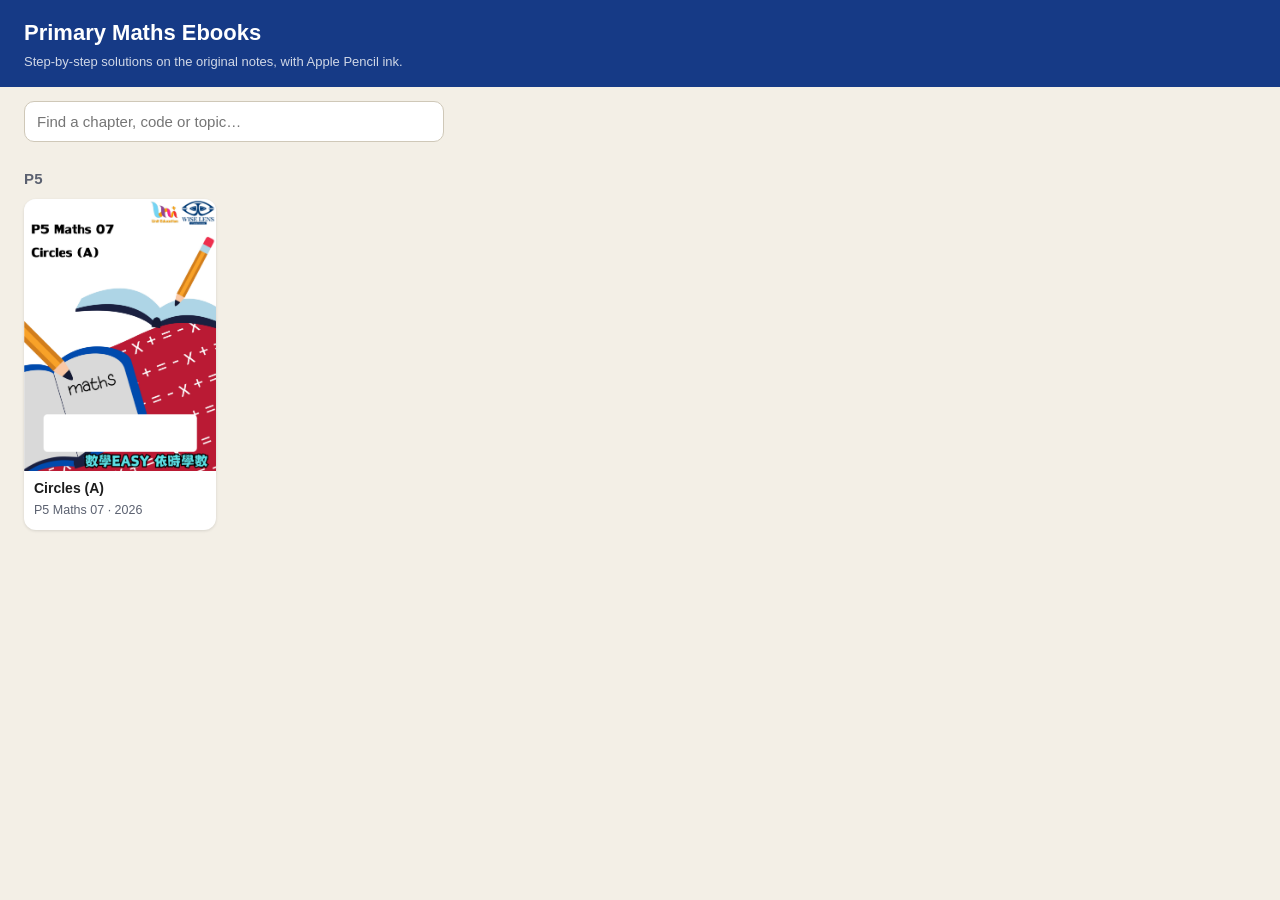
<file: index.html>
<!DOCTYPE html>
<html lang="en">
<head>
  <meta charset="UTF-8">
  <meta name="viewport" content="width=device-width, initial-scale=1, viewport-fit=cover">
  <meta name="apple-mobile-web-app-capable" content="yes">
  <meta name="mobile-web-app-capable" content="yes">
  <meta name="apple-mobile-web-app-title" content="Primary Maths">
  <meta name="apple-mobile-web-app-status-bar-style" content="black-translucent">
  <link rel="apple-touch-icon" href="assets/icon-180.png">
  <link rel="icon" type="image/png" href="assets/icon-180.png">
  <meta name="theme-color" content="#163a86">
  <title>Primary Maths Ebooks</title>
  <link rel="manifest" href="manifest.webmanifest">
  <style>
    :root { --navy: #163a86; --paper: #f3efe6; --ink: #1c1c1c; }
    * { box-sizing: border-box; }
    body {
      margin: 0;
      font: 15px/1.4 -apple-system, "Segoe UI", Calibri, sans-serif;
      color: var(--ink);
      background: var(--paper);
      padding: env(safe-area-inset-top) env(safe-area-inset-right) 24px env(safe-area-inset-left);
    }
    header { background: var(--navy); color: #fff; padding: 18px 24px 16px; }
    header h1 { margin: 0; font-size: 22px; }
    header p { margin: 4px 0 0; opacity: 0.8; font-size: 13px; }
    .bar { display: flex; gap: 10px; align-items: center; padding: 14px 24px 0; flex-wrap: wrap; }
    .bar input {
      flex: 1; min-width: 200px; max-width: 420px; font: inherit; padding: 9px 12px;
      border: 1px solid #cfc8b8; border-radius: 10px; background: #fff;
    }
    .continue { color: var(--navy); font-weight: 600; text-decoration: none; padding: 8px 12px; border-radius: 10px; background: #fff; border: 1px solid #d8d1c2; }
    .continue[hidden] { display: none; }
    main { padding: 4px 24px; }
    h2 { font-size: 15px; color: #5b6170; margin: 22px 0 10px; letter-spacing: 0.02em; }
    .grid { display: grid; grid-template-columns: repeat(auto-fill, minmax(170px, 1fr)); gap: 16px; }
    .card {
      display: flex; flex-direction: column; text-decoration: none; color: inherit; background: #fff;
      border-radius: 12px; overflow: hidden; box-shadow: 0 1px 3px rgba(0, 0, 0, 0.12); transition: transform 0.12s;
    }
    .card:active { transform: scale(0.98); }
    .card img { width: 100%; aspect-ratio: 595 / 842; object-fit: cover; background: #eee; display: block; }
    .card div { padding: 8px 10px 10px; }
    .card strong { display: block; font-size: 14px; }
    .card span { font-size: 12.5px; color: #5b6170; }
    .card em { font-style: normal; font-size: 11px; color: #b04a00; }
    .empty { color: #5b6170; padding: 20px 0; }
  </style>
</head>
<body>
  <header>
    <h1>Primary Maths Ebooks</h1>
    <p>Step-by-step solutions on the original notes, with Apple Pencil ink.</p>
  </header>
  <div class="bar">
    <input id="filter" type="search" placeholder="Find a chapter, code or topic…" autocomplete="off">
    <a id="continue" class="continue" hidden></a>
  </div>
  <main id="shelf"></main>
  <script type="module">
    const shelf = document.getElementById("shelf");
    const filter = document.getElementById("filter");
    const { books: ids } = await fetch("books/catalog.json", { cache: "no-store" }).then((r) => r.json());
    // A book listed in the catalogue can be missing for a minute while Pages finishes a deploy, and a
    // dropped entry looks like "the new book is not there". Retry once before giving up on it.
    const loadBook = async (id) => {
      for (let attempt = 0; attempt < 2; attempt++) {
        try {
          const r = await fetch(`books/${id}/book.json`, { cache: "no-store" });
          if (r.ok) return await r.json();
        } catch { /* offline; try again */ }
        await new Promise((done) => setTimeout(done, 1200));
      }
      return null;
    };
    const books = (await Promise.all(ids.map(loadBook))).filter(Boolean);
    const name = (b) => [b.code, b.title].filter(Boolean).join(" ");
    const href = (b) => `reader.html?book=${encodeURIComponent(b.id)}`;

    let last = null;
    try { last = localStorage.getItem("library-last"); } catch { /* private mode */ }
    const lastBook = books.find((b) => b.id === last);
    if (lastBook) {
      const link = document.getElementById("continue");
      link.href = href(lastBook);
      link.textContent = `Continue: ${name(lastBook)}`;
      link.hidden = false;
    }

    function render() {
      const words = filter.value.toLowerCase().split(/\s+/).filter(Boolean);
      const shown = books.filter((b) => {
        const hay = [b.form, b.code, b.title, b.topic, b.year].join(" ").toLowerCase();
        return words.every((w) => hay.includes(w));
      });
      shelf.replaceChildren();
      if (!shown.length) {
        shelf.innerHTML = '<p class="empty">No chapters match.</p>';
        return;
      }
      const forms = [...new Set(shown.map((b) => b.form || "Other"))].sort();
      for (const form of forms) {
        const h = document.createElement("h2");
        h.textContent = form;
        const grid = document.createElement("div");
        grid.className = "grid";
        for (const b of shown.filter((x) => (x.form || "Other") === form).sort((a, c) => name(a).localeCompare(name(c)))) {
          const card = document.createElement("a");
          card.className = "card";
          card.href = href(b);
          const img = document.createElement("img");
          img.src = `books/${b.id}/pages/p01.jpg`;
          img.alt = "";
          img.loading = "lazy";
          const text = document.createElement("div");
          const title = document.createElement("strong");
          title.textContent = b.title;
          const meta = document.createElement("span");
          meta.textContent = [b.code, b.year].filter(Boolean).join(" · ");
          text.append(title, meta);
          if (b.status && b.status !== "live") {
            const tag = document.createElement("em");
            tag.textContent = ` ${b.status}`;
            meta.append(tag);
          }
          card.append(img, text);
          grid.append(card);
        }
        shelf.append(h, grid);
      }
    }
    filter.addEventListener("input", render);
    render();
    if ("serviceWorker" in navigator && location.protocol.startsWith("http")) {
      navigator.serviceWorker.register("sw.js").catch(() => {});
    }
  </script>
</body>
</html>
</file>
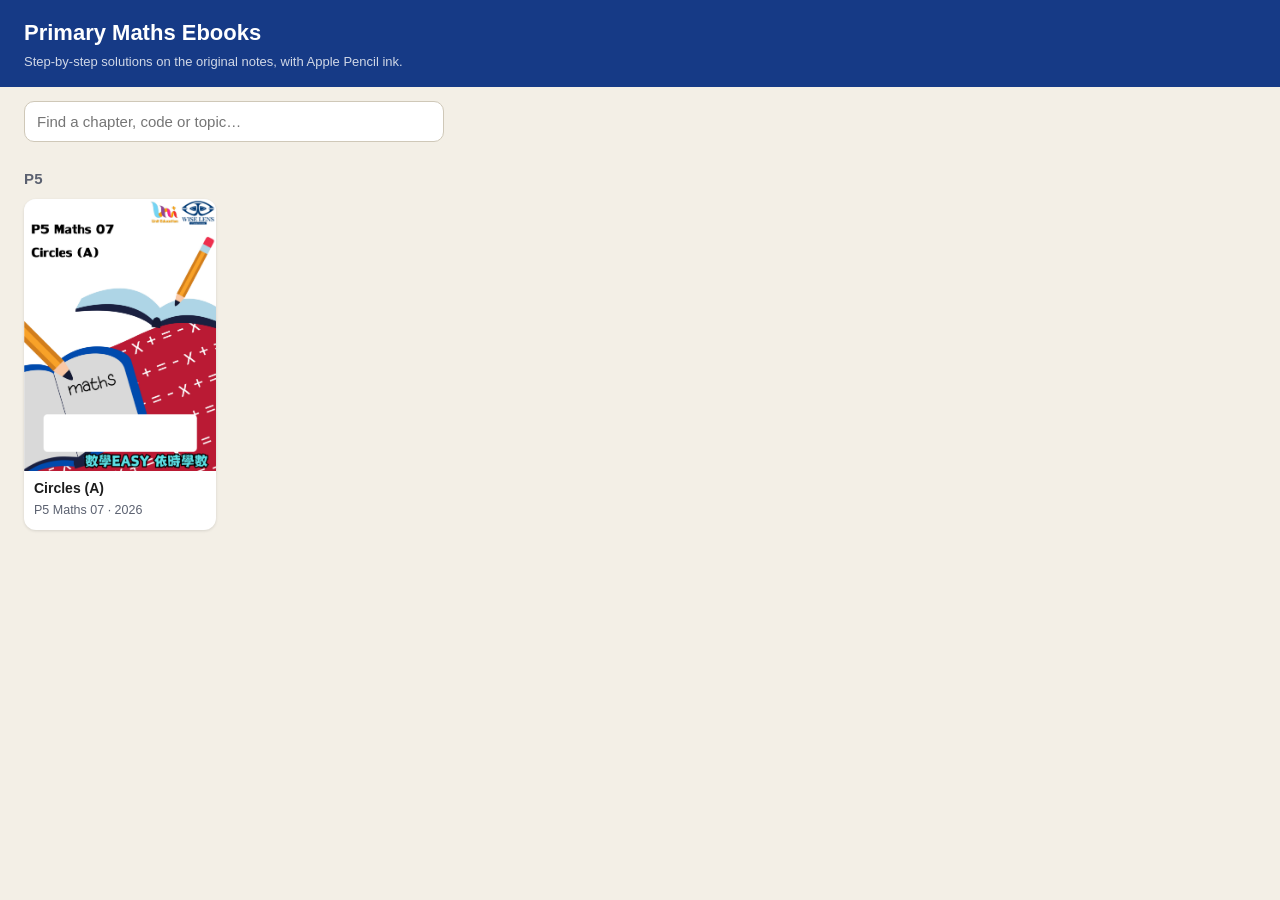
<file: reader.html>
<!DOCTYPE html>
<html lang="en">
<head>
  <meta charset="UTF-8">
  <meta name="viewport" content="width=device-width, initial-scale=1, maximum-scale=1, user-scalable=no, viewport-fit=cover">
  <meta name="apple-mobile-web-app-capable" content="yes">
  <meta name="mobile-web-app-capable" content="yes">
  <meta name="apple-mobile-web-app-title" content="Physics Ebooks">
  <meta name="apple-mobile-web-app-status-bar-style" content="black-translucent">
  <meta name="format-detection" content="telephone=no">
  <link rel="apple-touch-icon" href="assets/icon-180.png">
  <link rel="icon" type="image/png" href="assets/icon-180.png">
  <meta name="theme-color" content="#163a86">
  <title>Solution Ebook</title>
  <link rel="manifest" href="manifest.webmanifest">
  <link rel="stylesheet" href="vendor/katex/katex.min.css">
  <link rel="stylesheet" href="engine/styles.css">
</head>
<body data-mode="read">
  <header class="topbar">
    <a class="brand" href="./" title="Back to the library">
      <strong></strong>
      <span></span>
    </a>
    <nav class="sections"></nav>
    <select id="jump" title="Go to a question"><option value="">Go to…</option></select>
    <div class="pager">
      <button type="button" id="prev-page" title="Previous page">‹</button>
      <span id="page-label">Page 1</span>
      <button type="button" id="next-page" title="Next page">›</button>
    </div>
    <div class="top-actions">
      <div class="group" role="group" aria-label="Page zoom">
        <button type="button" id="zoom-out" title="Zoom out (Ctrl + wheel)" aria-label="Zoom out">−</button>
        <button type="button" id="fit" title="Fit the page width">Fit</button>
        <button type="button" id="zoom-in" title="Zoom in (Ctrl + wheel)" aria-label="Zoom in">+</button>
      </div>
      <div class="group size" role="group" aria-label="Answer text size">
        <button type="button" id="size-down" title="Smaller answer text ([)" aria-label="Smaller answer text">A<small>−</small></button>
        <button type="button" id="size-reset" title="Answer text size. Tap to fit the answers to the page again (100%)">100%</button>
        <button type="button" id="size-up" title="Larger answer text (])" aria-label="Larger answer text">A<small>+</small></button>
      </div>
      <button type="button" id="present" title="Presentation mode: full screen, one page at a time (F5)">Present</button>
      <button type="button" id="show-all" title="Reveal every step of every answer"><span class="lbl-long">Show all answers</span><span class="lbl-short">Show all</span></button>
      <button type="button" id="hide-all" title="Hide every step again">Hide all</button>
      <button type="button" id="thumbs-toggle" title="Page thumbnails">Pages</button>
      <details id="more" class="more">
        <summary>More</summary>
        <div class="menu">
          <button type="button" id="hints-toggle">Hide link hints</button>
          <button type="button" id="replay">Replay this page's ink</button>
          <button type="button" id="export-pdf">Export PDF with ink</button>
          <button type="button" id="print">Print / Save as PDF</button>
          <button type="button" id="export-json">Save ink file</button>
          <button type="button" id="import-json">Load ink file</button>
          <p class="keys">Touch: tap ink to edit it · two-finger tap undo · three-finger tap redo.<br>Keys: Esc / V read · P pen · H highlighter · E eraser · K laser · L select · F5 present · [ ] answer text size · \ hide bars · Ctrl+Z undo · Ctrl+wheel zoom</p>
        </div>
      </details>
      <input id="import-file" type="file" accept="application/json,.json" hidden>
    </div>
    <button type="button" id="bar-hide" class="bar-hide" title="Hide the top bar for more reading room (\)" aria-label="Hide the top bar">
      <svg viewBox="0 0 24 24"><path d="M6 15l6-6 6 6"/></svg>
    </button>
  </header>
  <button type="button" id="bar-show" class="bar-show" title="Show the top bar (\)" aria-label="Show the top bar">
    <svg viewBox="0 0 24 24"><path d="M6 9l6 6 6-6"/></svg>
    <span id="bar-show-label">Menu</span>
  </button>

  <aside id="sidebar" class="sidebar">
    <div id="thumbs" class="thumbs"></div>
  </aside>

  <main id="viewport">
    <div id="world"></div>
  </main>

  <aside id="graphic" class="drawer" aria-hidden="true">
    <header>
      <strong id="graphic-title">Graphic</strong>
      <button type="button" id="graphic-close" title="Close (Esc)">Close ✕</button>
    </header>
    <div id="graphic-body" class="drawer-body"></div>
  </aside>

  <div id="toolbar" class="toolbar dock-right">
    <button type="button" class="tool" data-tool="read" title="Read and scroll (Esc or V)">
      <svg viewBox="0 0 24 24"><path d="M8 13V5.5a1.5 1.5 0 0 1 3 0V12m0-1.5v-6a1.5 1.5 0 0 1 3 0V12m0-5.5a1.5 1.5 0 0 1 3 0V12m0-3.5a1.5 1.5 0 0 1 3 0V15a6 6 0 0 1-6 6h-1.5a6 6 0 0 1-4.6-2.2L4.6 15a1.6 1.6 0 0 1 2.4-2.1L8 14"/></svg>
      <span>Read</span>
    </button>
    <button type="button" class="tool" data-tool="pen" title="Pen (P)">
      <svg viewBox="0 0 24 24"><path d="M4 20l1.2-4.4L16.6 4.2a2 2 0 0 1 2.8 0l.4.4a2 2 0 0 1 0 2.8L8.4 18.8 4 20z"/><path d="M14.5 6.3l3.2 3.2"/></svg>
      <span>Pen</span>
    </button>
    <div class="opts" data-for="pen" hidden>
      <div class="swatches">
        <button type="button" data-color="#1c1c1c" style="--c:#1c1c1c" title="Black"></button>
        <button type="button" data-color="#163a86" style="--c:#163a86" title="Blue"></button>
        <button type="button" data-color="#d92d20" style="--c:#d92d20" title="Red"></button>
        <button type="button" data-color="#1d8a4a" style="--c:#1d8a4a" title="Green"></button>
      </div>
      <div class="widths">
        <button type="button" data-size="1.5" title="Thin"><i style="--d:4px"></i></button>
        <button type="button" data-size="2.4" title="Medium"><i style="--d:7px"></i></button>
        <button type="button" data-size="4.2" title="Thick"><i style="--d:10px"></i></button>
      </div>
      <div class="snaps">
        <button type="button" data-snap="snapShapes" title="Draw, then hold still: lines, circles and boxes become perfect">Hold to snap</button>
      </div>
    </div>
    <button type="button" class="tool" data-tool="highlighter" title="Highlighter (H)">
      <svg viewBox="0 0 24 24"><path d="M9 15l-3 3v2h5l2-2"/><path d="M9 15l7.8-9.6a2 2 0 0 1 2.9-.2l.1.1a2 2 0 0 1-.2 2.9L13 18"/><path d="M4 22h16" class="hl-bar"/></svg>
      <span>Mark</span>
    </button>
    <div class="opts" data-for="highlighter" hidden>
      <div class="swatches">
        <button type="button" data-color="#ffe14a" style="--c:#ffe14a" title="Yellow"></button>
        <button type="button" data-color="#ff8ad4" style="--c:#ff8ad4" title="Pink"></button>
        <button type="button" data-color="#8ee08a" style="--c:#8ee08a" title="Green"></button>
        <button type="button" data-color="#8eb4f0" style="--c:#8eb4f0" title="Blue"></button>
      </div>
      <div class="snaps">
        <button type="button" data-snap="snapText" title="Straighten swipes and fit them onto the line of text">Snap to text</button>
        <button type="button" data-snap="snapShapes" title="Draw, then hold still to make a perfect line">Hold to snap</button>
      </div>
    </div>
    <button type="button" class="tool" data-tool="eraser" title="Eraser (E)">
      <svg viewBox="0 0 24 24"><path d="M16.2 3.8l4 4a2 2 0 0 1 0 2.8L11 19.8H6.8l-3-3a2 2 0 0 1 0-2.8L13.4 3.8a2 2 0 0 1 2.8 0z"/><path d="M8.5 9.5l6 6M11 19.8h9"/></svg>
      <span>Erase</span>
    </button>
    <div class="opts" data-for="eraser" hidden>
      <div class="snaps">
        <button type="button" data-flag="erasePartial" title="Rub out only the part you touch, like a real eraser">Partial erase</button>
        <button type="button" data-flag="eraseHighlights" title="Erase highlights and leave pen ink alone">Marks only</button>
      </div>
    </div>
    <button type="button" class="tool" data-tool="laser" title="Laser pointer (K)">
      <svg viewBox="0 0 24 24"><path d="M3 21l7.5-7.5"/><path d="M10.5 13.5l1.8-1.8"/><circle cx="16" cy="8" r="2.6" class="laser-dot"/><path d="M16 2.5v1.6M16 11.9v1.6M21.5 8h-1.6M12.1 8h-1.6M19.9 4.1l-1.1 1.1M13.2 10.8l-1.1 1.1M19.9 11.9l-1.1-1.1"/></svg>
      <span>Laser</span>
    </button>
    <button type="button" class="tool" data-tool="lasso" title="Select strokes (L)">
      <svg viewBox="0 0 24 24"><path d="M7 16.5C4.6 15.3 3 13.3 3 11c0-4 4-7 9-7s9 3 9 7-4 7-9 7c-1 0-1.9-.1-2.8-.3" stroke-dasharray="3 2.4"/><path d="M8 16a2 2 0 1 0 0 .1M8 18c0 1.7-1 3-3 3"/></svg>
      <span>Select</span>
    </button>
    <div class="sep"></div>
    <button type="button" id="undo" class="tool" title="Undo (Ctrl+Z)">
      <svg viewBox="0 0 24 24"><path d="M9 14L4 9l5-5"/><path d="M4 9h10.5a5.5 5.5 0 0 1 0 11H11"/></svg>
      <span>Undo</span>
    </button>
    <button type="button" id="redo" class="tool" title="Redo (Ctrl+Shift+Z)">
      <svg viewBox="0 0 24 24"><path d="M15 14l5-5-5-5"/><path d="M20 9H9.5a5.5 5.5 0 0 0 0 11H13"/></svg>
      <span>Redo</span>
    </button>
    <button type="button" id="delete-selection" class="tool" title="Delete the selected strokes" hidden>
      <svg viewBox="0 0 24 24"><path d="M4 7h16M10 11v6M14 11v6M5 7l1 13h12l1-13M9 7V4h6v3"/></svg>
      <span>Delete</span>
    </button>
    <button type="button" id="clear-page" class="tool" title="Clear this page's ink">
      <svg viewBox="0 0 24 24"><path d="M6 6l12 12M18 6L6 18"/></svg>
      <span>Clear</span>
    </button>
    <button type="button" id="dock" class="tool small" title="Move the toolbar">
      <svg viewBox="0 0 24 24"><path d="M4 12h16M12 4v16M4 12l3-3M4 12l3 3M20 12l-3-3M20 12l-3 3"/></svg>
      <span>Move bar</span>
    </button>
    <button type="button" id="tools-collapse" class="tool small" title="Hide the drawing tools (\ hides both bars)" aria-expanded="true">
      <svg viewBox="0 0 24 24"><path d="M9 6l6 6-6 6"/></svg>
      <span>Hide</span>
    </button>
  </div>

  <div id="sel-menu" class="sel-menu" hidden>
    <div class="sel-colors"></div>
    <button type="button" data-sel="thin" title="Thinner">−</button>
    <button type="button" data-sel="thick" title="Thicker">+</button>
    <button type="button" data-sel="shape" title="Turn rough lines, triangles, boxes and circles into neat shapes">Shape</button>
    <button type="button" data-sel="copy" title="Duplicate">Copy</button>
    <button type="button" data-sel="delete" title="Delete" class="danger">Delete</button>
    <button type="button" data-sel="done" title="Done">✕</button>
  </div>

  <div id="presenter" class="presenter" hidden>
    <button type="button" id="pr-prev" title="Previous page">‹</button>
    <span id="pr-label">1 / 16</span>
    <button type="button" id="pr-next" title="Next page">›</button>
    <button type="button" id="pr-fit" title="Switch between whole page and page width">Fit width</button>
    <button type="button" id="pr-replay" title="Replay the ink on this page">Replay ink</button>
    <button type="button" id="pr-tools" title="Show or hide the drawing tools">Hide tools</button>
    <button type="button" id="pr-exit" title="Leave presentation mode">Exit</button>
  </div>

  <div id="toast" class="toast" role="status"></div>

  <script src="vendor/katex/katex.min.js"></script>
  <script type="module" src="engine/viewer/app.js"></script>
</body>
</html>
</file>
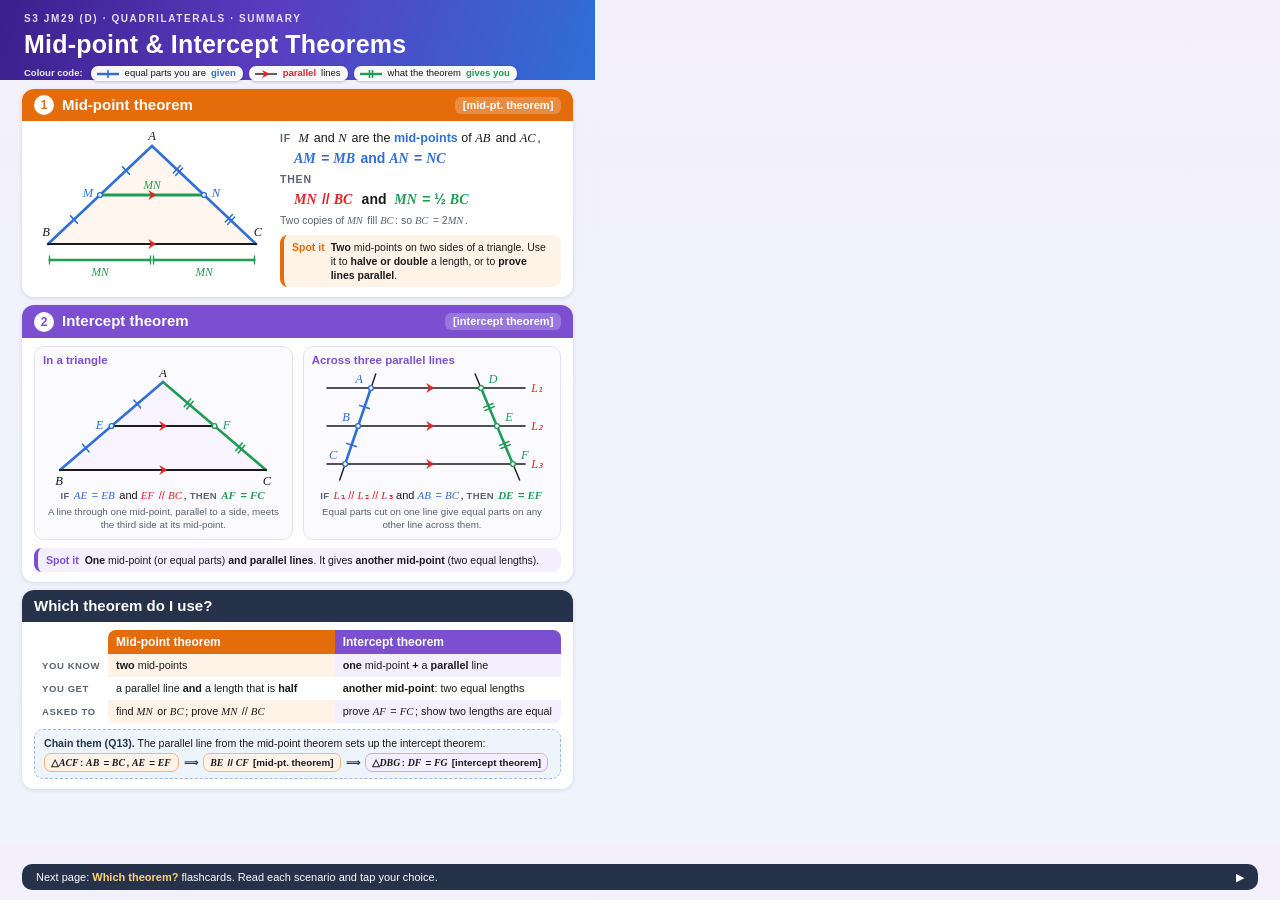
<file: tools/sheets/jm29d-summary.html>
<!doctype html>
<html lang="en">
<head>
<meta charset="utf-8">
<title>JM29 (D) summary: the mid-point and intercept theorems</title>
<!--
  The last page of books/jm29d. Render with
    node tools/qa/render_sheet.mjs tools/sheets/jm29d-summary.html books/jm29d/pages/summary.png
  Colours: blue = the equal parts you are given, red arrows = parallel lines, green = what the theorem gives you.
-->
<style>
  :root {
    --ink: #1a1a1a; --soft: #5b6270; --blue: #2f6fd6; --red: #e02424; --green: #1f9d55;
    --mid: #e46c0a; --mid-bg: #fff3e8; --icp: #7b4fd0; --icp-bg: #f4efff; --paper: #ffffff;
  }
  * { box-sizing: border-box; margin: 0; padding: 0; }
  html, body { width: 595.32px; height: 841.92px; overflow: hidden; }
  body {
    font-family: "Segoe UI", Arial, sans-serif; color: var(--ink); font-size: 10.5px; line-height: 1.35;
    background: linear-gradient(180deg, #f3f0fb 0%, #eef4fc 100%);
  }
  .m { font-family: "Cambria Math", "Times New Roman", serif; font-style: italic; padding-right: 1.5px; }
  .blue { color: var(--blue); } .red { color: var(--red); } .green { color: var(--green); }
  b { font-weight: 700; }

  header {
    height: 80px; padding: 12px 24px 0; color: #fff; position: relative;
    background: linear-gradient(105deg, #3b1f8c 0%, #5a3cc0 45%, #2f6fd6 100%);
  }
  header .kicker { font-size: 10px; letter-spacing: 1.6px; text-transform: uppercase; opacity: 0.85; font-weight: 600; }
  header h1 { font-size: 25px; font-weight: 800; letter-spacing: 0.2px; margin-top: 2px; }
  .legend { display: flex; align-items: center; gap: 6px; margin-top: 5px; font-size: 9.5px; }
  .legend .lead { font-weight: 600; opacity: 0.9; margin-right: 2px; }
  .legend .chip {
    display: inline-flex; align-items: center; gap: 5px; background: rgba(255, 255, 255, 0.96); color: var(--ink);
    border-radius: 7px; padding: 1px 7px 1px 5px; box-shadow: 0 1px 3px rgba(20, 10, 60, 0.25);
  }
  .legend svg { flex: none; }

  main { padding: 9px 22px 0; display: flex; flex-direction: column; gap: 8px; }
  .card { background: var(--paper); border-radius: 12px; box-shadow: 0 1px 4px rgba(30, 30, 80, 0.13); overflow: hidden; }
  .card h2 {
    display: flex; align-items: center; gap: 8px; font-size: 15px; font-weight: 800; padding: 6px 12px; color: #fff;
  }
  .card.mid h2 { background: var(--mid); }
  .card.icp h2 { background: var(--icp); }
  .card.which h2 { background: #26324a; }
  .num {
    width: 20px; height: 20px; border-radius: 50%; background: #fff; display: inline-flex; align-items: center;
    justify-content: center; font-size: 12px; font-weight: 800;
  }
  .mid .num { color: var(--mid); } .icp .num { color: var(--icp); }
  .tag { margin-left: auto; font-size: 11px; font-weight: 700; background: rgba(255, 255, 255, 0.22); border-radius: 6px; padding: 1px 8px; }

  .row { display: flex; align-items: center; gap: 10px; padding: 8px 12px 10px; }
  .says { flex: 1; }
  .says .line { font-size: 12.5px; margin: 1px 0; }
  .says .big { font-size: 14px; font-weight: 700; margin: 2px 0 2px 14px; }
  .kw { font-weight: 800; color: var(--soft); text-transform: uppercase; font-size: 10.5px; letter-spacing: 0.8px; margin-right: 4px; }
  .spot {
    margin-top: 7px; border-radius: 8px; padding: 5px 8px; font-size: 10.5px; display: flex; gap: 6px; align-items: flex-start;
  }
  .mid .spot { background: var(--mid-bg); border-left: 4px solid var(--mid); }
  .icp .spot { background: var(--icp-bg); border-left: 4px solid var(--icp); margin: 0 12px 10px; }
  .spot .k { font-weight: 800; white-space: nowrap; }
  .mid .spot .k { color: var(--mid); } .icp .spot .k { color: var(--icp); }

  .two { display: flex; gap: 10px; padding: 8px 12px 8px; }
  .half { flex: 1; background: #fbfaff; border: 1px solid #e6def8; border-radius: 10px; padding: 6px 8px 7px; }
  .half h3 { font-size: 11.5px; font-weight: 800; color: var(--icp); margin-bottom: 2px; }
  .half svg { display: block; margin: 0 auto; }
  .half .line { font-size: 11px; text-align: center; margin-top: 2px; white-space: nowrap; }
  .half .kw { font-size: 9.5px; letter-spacing: 0.4px; margin-right: 1px; }
  .half .note { font-size: 9.8px; color: var(--soft); text-align: center; margin-top: 2px; }

  table { border-collapse: separate; border-spacing: 0; width: calc(100% - 24px); margin: 8px 12px 6px; font-size: 10.8px; }
  th, td { padding: 4px 8px; text-align: left; vertical-align: top; }
  th { font-size: 12px; color: #fff; }
  th.mid { background: var(--mid); border-radius: 8px 0 0 0; }
  th.icp { background: var(--icp); border-radius: 0 8px 0 0; }
  td.k { white-space: nowrap; font-weight: 800; color: var(--soft); text-transform: uppercase; font-size: 9.5px; letter-spacing: 0.6px; width: 74px; padding-top: 6px; }
  tr:nth-child(2) td.c1, tr:nth-child(4) td.c1 { background: var(--mid-bg); }
  tr:nth-child(2) td.c2, tr:nth-child(4) td.c2 { background: var(--icp-bg); }
  tr:last-child td.c1 { border-radius: 0 0 0 8px; } tr:last-child td.c2 { border-radius: 0 0 8px 0; }
  td.c1, td.c2 { width: 44%; }
  .chain {
    margin: 2px 12px 10px; padding: 6px 9px; border-radius: 9px; background: #eef4fc; border: 1px dashed #9db7e6; font-size: 10.6px;
  }
  .chain .k { font-weight: 800; color: #26324a; }
  .flow { display: flex; align-items: center; gap: 5px; margin-top: 3px; flex-wrap: nowrap; font-size: 9.8px; }
  .pill { border-radius: 7px; padding: 2px 6px; font-weight: 600; white-space: nowrap; }
  .pill.mid { background: var(--mid-bg); border: 1px solid #f3b47e; }
  .pill.icp { background: var(--icp-bg); border: 1px solid #c4aef0; }
  .arrow { font-weight: 800; color: #26324a; }

  footer {
    position: absolute; left: 22px; right: 22px; bottom: 10px; height: 26px; border-radius: 10px;
    background: #26324a; color: #fff; display: flex; align-items: center; justify-content: space-between; padding: 0 14px;
    font-size: 11px;
  }
  footer b { color: #ffd27a; }
</style>
</head>
<body>
<header>
  <div class="kicker">S3 JM29 (D) · Quadrilaterals · Summary</div>
  <h1>Mid-point &amp; Intercept Theorems</h1>
  <div class="legend">
    <span class="lead">Colour code:</span>
    <span class="chip"><svg width="24" height="10"><line x1="1" y1="5" x2="23" y2="5" stroke="#2f6fd6" stroke-width="2.4"/><line x1="12" y1="1" x2="12" y2="9" stroke="#2f6fd6" stroke-width="1.6"/></svg>equal parts you are <b class="blue">given</b></span>
    <span class="chip"><svg width="24" height="10"><line x1="1" y1="5" x2="23" y2="5" stroke="#1a1a1a" stroke-width="1.4"/><path d="M16 5 L8 1 L10.5 5 L8 9 Z" fill="#e02424"/></svg><b class="red">parallel</b> lines</span>
    <span class="chip"><svg width="24" height="10"><line x1="1" y1="5" x2="23" y2="5" stroke="#1f9d55" stroke-width="2.4"/><line x1="10.5" y1="1" x2="10.5" y2="9" stroke="#1f9d55" stroke-width="1.6"/><line x1="13.5" y1="1" x2="13.5" y2="9" stroke="#1f9d55" stroke-width="1.6"/></svg>what the theorem <b class="green">gives you</b></span>
  </div>
</header>

<main>
  <section class="card mid">
    <h2><span class="num">1</span>Mid-point theorem<span class="tag">[mid-pt. theorem]</span></h2>
    <div class="row">
      <svg id="fig-mid" width="236" height="152"></svg>
      <div class="says">
        <p class="line"><span class="kw">If</span> <span class="m">M</span> and <span class="m">N</span> are the <b class="blue">mid-points</b> of <span class="m">AB</span> and <span class="m">AC</span>,</p>
        <p class="big blue"><span class="m">AM</span> = <span class="m">MB</span> and <span class="m">AN</span> = <span class="m">NC</span></p>
        <p class="line"><span class="kw">then</span></p>
        <p class="big"><span class="red"><span class="m">MN</span> // <span class="m">BC</span></span> &nbsp;and&nbsp; <span class="green"><span class="m">MN</span> = ½ <span class="m">BC</span></span></p>
        <p class="line" style="font-size:10.5px;color:var(--soft);margin-top:3px">Two copies of <span class="m">MN</span> fill <span class="m">BC</span>: so <span class="m">BC</span> = 2<span class="m">MN</span>.</p>
        <div class="spot"><span class="k">Spot it</span><span><b>Two</b> mid-points on two sides of a triangle. Use it to <b>halve or double</b> a length, or to <b>prove lines parallel</b>.</span></div>
      </div>
    </div>
  </section>

  <section class="card icp">
    <h2><span class="num">2</span>Intercept theorem<span class="tag">[intercept theorem]</span></h2>
    <div class="two">
      <div class="half">
        <h3>In a triangle</h3>
        <svg id="fig-tri" width="238" height="116"></svg>
        <p class="line"><span class="kw">If</span> <span class="blue"><span class="m">AE</span> = <span class="m">EB</span></span> and <span class="red"><span class="m">EF</span> // <span class="m">BC</span></span>, <span class="kw">then</span> <b class="green"><span class="m">AF</span> = <span class="m">FC</span></b></p>
        <p class="note">A line through one mid-point, parallel to a side, meets the third side at its mid-point.</p>
      </div>
      <div class="half">
        <h3>Across three parallel lines</h3>
        <svg id="fig-lines" width="238" height="116"></svg>
        <p class="line"><span class="kw">If</span> <span class="red"><span class="m">L</span>₁ // <span class="m">L</span>₂ // <span class="m">L</span>₃</span> and <span class="blue"><span class="m">AB</span> = <span class="m">BC</span></span>, <span class="kw">then</span> <b class="green"><span class="m">DE</span> = <span class="m">EF</span></b></p>
        <p class="note">Equal parts cut on one line give equal parts on any other line across them.</p>
      </div>
    </div>
    <div class="spot"><span class="k">Spot it</span><span><b>One</b> mid-point (or equal parts) <b>and parallel lines</b>. It gives <b>another mid-point</b> (two equal lengths).</span></div>
  </section>

  <section class="card which">
    <h2>Which theorem do I use?</h2>
    <table>
      <tr><th></th><th class="mid">Mid-point theorem</th><th class="icp">Intercept theorem</th></tr>
      <tr><td class="k">You know</td><td class="c1"><b>two</b> mid-points</td><td class="c2"><b>one</b> mid-point <b>+</b> a <b>parallel</b> line</td></tr>
      <tr><td class="k">You get</td><td class="c1">a parallel line <b>and</b> a length that is <b>half</b></td><td class="c2"><b>another mid-point</b>: two equal lengths</td></tr>
      <tr><td class="k">Asked to</td><td class="c1">find <span class="m">MN</span> or <span class="m">BC</span>; prove <span class="m">MN</span> // <span class="m">BC</span></td><td class="c2">prove <span class="m">AF</span> = <span class="m">FC</span>; show two lengths are equal</td></tr>
    </table>
    <div class="chain">
      <span class="k">Chain them (Q13).</span> The parallel line from the mid-point theorem sets up the intercept theorem:
      <div class="flow">
        <span class="pill mid">△<span class="m">ACF</span>: <span class="m">AB</span> = <span class="m">BC</span>, <span class="m">AE</span> = <span class="m">EF</span></span>
        <span class="arrow">⟹</span>
        <span class="pill mid"><span class="m">BE</span> // <span class="m">CF</span> [mid-pt. theorem]</span>
        <span class="arrow">⟹</span>
        <span class="pill icp">△<span class="m">DBG</span>: <span class="m">DF</span> = <span class="m">FG</span> [intercept theorem]</span>
      </div>
    </div>
  </section>
</main>

<footer><span>Next page: <b>Which theorem?</b> flashcards. Read each scenario and tap your choice.</span><span>▶</span></footer>

<script>
  const NS = "http://www.w3.org/2000/svg";
  const INK = "#1a1a1a", BLUE = "#2f6fd6", RED = "#e02424", GREEN = "#1f9d55";

  function el(svg, tag, attrs, text) {
    const node = document.createElementNS(NS, tag);
    for (const [k, v] of Object.entries(attrs)) node.setAttribute(k, v);
    if (text != null) node.textContent = text;
    svg.append(node);
    return node;
  }
  const mid = (p, q) => [(p[0] + q[0]) / 2, (p[1] + q[1]) / 2];
  const along = (p, q, t) => [p[0] + (q[0] - p[0]) * t, p[1] + (q[1] - p[1]) * t];
  const unit = (p, q) => { const d = Math.hypot(q[0] - p[0], q[1] - p[1]); return [(q[0] - p[0]) / d, (q[1] - p[1]) / d]; };

  function seg(svg, p, q, color = INK, w = 1.5) {
    return el(svg, "line", { x1: p[0], y1: p[1], x2: q[0], y2: q[1], stroke: color, "stroke-width": w, "stroke-linecap": "round" });
  }
  /** n equal-length ticks across the middle of pq. */
  function ticks(svg, p, q, n, color, size = 5, w = 1.6) {
    const [ux, uy] = unit(p, q);
    const c = mid(p, q);
    for (let i = 0; i < n; i++) {
      const o = (i - (n - 1) / 2) * 3.4;
      const x = c[0] + ux * o, y = c[1] + uy * o;
      seg(svg, [x - uy * size, y + ux * size], [x + uy * size, y - ux * size], color, w);
    }
  }
  /** Filled parallel arrowheads on pq, pointing from p to q, like the printed notes. */
  function arrows(svg, p, q, n = 1, at = 0.5, s = 7, color = RED) {
    const [ux, uy] = unit(p, q);
    const c = along(p, q, at);
    for (let i = 0; i < n; i++) {
      const o = (i - (n - 1) / 2) * s * 1.05;
      const x = c[0] + ux * o, y = c[1] + uy * o;
      const tip = [x + ux * s * 0.55, y + uy * s * 0.55];
      const back = [x - ux * s * 0.45, y - uy * s * 0.45];
      const notch = [x - ux * s * 0.1, y - uy * s * 0.1];
      const pts = [tip, [back[0] - uy * s * 0.62, back[1] + ux * s * 0.62], notch, [back[0] + uy * s * 0.62, back[1] - ux * s * 0.62]];
      el(svg, "path", { d: `M${pts.map((pt) => pt.join(" ")).join(" L")} Z`, fill: color, stroke: color, "stroke-width": 0.6, "stroke-linejoin": "round" });
    }
  }
  function dot(svg, p, color = INK, r = 2.4) {
    return el(svg, "circle", { cx: p[0], cy: p[1], r, fill: "#fff", stroke: color, "stroke-width": 1.4 });
  }
  function name(svg, s, x, y, color = INK, size = 12.5) {
    return el(svg, "text", {
      x, y, fill: color, "font-size": size, "font-family": "Cambria Math, Times New Roman, serif", "font-style": "italic",
      "text-anchor": "middle", "dominant-baseline": "central",
    }, s);
  }

  // 1. Mid-point theorem: M, N the mid-points of AB, AC; MN // BC; two copies of MN fill BC.
  {
    const svg = document.getElementById("fig-mid");
    const A = [118, 14], B = [14, 112], C = [222, 112];
    const M = mid(A, B), N = mid(A, C);
    el(svg, "polygon", { points: [A, B, C].map((p) => p.join(",")).join(" "), fill: "#fff7ef" });
    seg(svg, A, M, BLUE, 2.6); seg(svg, M, B, BLUE, 2.6);
    seg(svg, A, N, BLUE, 2.6); seg(svg, N, C, BLUE, 2.6);
    ticks(svg, A, M, 1, BLUE); ticks(svg, M, B, 1, BLUE);
    ticks(svg, A, N, 2, BLUE); ticks(svg, N, C, 2, BLUE);
    seg(svg, B, C, INK, 1.8);
    seg(svg, M, N, GREEN, 3);
    arrows(svg, M, N, 1, 0.5); arrows(svg, B, C, 1, 0.5);
    const y = 128, H = mid(B, C);
    for (const [p, q] of [[B, H], [H, C]]) {
      const a = [p[0] + 1.5, y], b = [q[0] - 1.5, y];
      seg(svg, a, b, GREEN, 2.4);
      seg(svg, [a[0], y - 4], [a[0], y + 4], GREEN, 1.4); seg(svg, [b[0], y - 4], [b[0], y + 4], GREEN, 1.4);
      name(svg, "MN", (a[0] + b[0]) / 2, y + 12, GREEN, 11.5);
    }
    name(svg, "MN", 118, mid(M, N)[1] - 10, GREEN, 11.5);
    dot(svg, M, BLUE); dot(svg, N, BLUE);
    name(svg, "A", A[0], A[1] - 10); name(svg, "B", B[0] - 2, B[1] - 12); name(svg, "C", C[0] + 2, C[1] - 12);
    name(svg, "M", M[0] - 12, M[1] - 2, BLUE); name(svg, "N", N[0] + 12, N[1] - 2, BLUE);
  }

  // 2a. Intercept theorem in a triangle: AE = EB and EF // BC, so AF = FC.
  {
    const svg = document.getElementById("fig-tri");
    const A = [119, 12], B = [16, 100], C = [222, 100];
    const E = mid(A, B), F = mid(A, C);
    el(svg, "polygon", { points: [A, B, C].map((p) => p.join(",")).join(" "), fill: "#f8f4ff" });
    seg(svg, A, E, BLUE, 2.6); seg(svg, E, B, BLUE, 2.6);
    ticks(svg, A, E, 1, BLUE); ticks(svg, E, B, 1, BLUE);
    seg(svg, A, F, GREEN, 2.6); seg(svg, F, C, GREEN, 2.6);
    ticks(svg, A, F, 2, GREEN); ticks(svg, F, C, 2, GREEN);
    seg(svg, E, F, INK, 1.8); seg(svg, B, C, INK, 1.8);
    arrows(svg, E, F, 1, 0.5); arrows(svg, B, C, 1, 0.5);
    dot(svg, E, BLUE); dot(svg, F, GREEN);
    name(svg, "A", A[0], A[1] - 9); name(svg, "B", B[0] - 1, B[1] + 11); name(svg, "C", C[0] + 1, C[1] + 11);
    name(svg, "E", E[0] - 12, E[1] - 1, BLUE); name(svg, "F", F[0] + 12, F[1] - 1, GREEN);
  }

  // 2b. Three parallel lines: AB = BC on one line across them, so DE = EF on another.
  {
    const svg = document.getElementById("fig-lines");
    const ys = [18, 56, 94];
    const t1 = (y) => [58 - (y - 18) * 0.34, y];
    const t2 = (y) => [168 + (y - 18) * 0.42, y];
    ys.forEach((y, i) => {
      seg(svg, [14, y], [212, y], INK, 1.6);
      arrows(svg, [14, y], [212, y], 1, 0.52);
      el(svg, "text", { x: 224, y, fill: RED, "font-size": 12, "font-family": "Cambria Math, Times New Roman, serif", "font-style": "italic", "text-anchor": "middle", "dominant-baseline": "central" }, `L${"₁₂₃"[i]}`);
    });
    const [A, B, C] = ys.map(t1), [D, E, F] = ys.map(t2);
    seg(svg, t1(4), A, INK, 1.4); seg(svg, C, t1(110), INK, 1.4);
    seg(svg, A, B, BLUE, 2.6); seg(svg, B, C, BLUE, 2.6);
    ticks(svg, A, B, 1, BLUE); ticks(svg, B, C, 1, BLUE);
    seg(svg, t2(4), D, INK, 1.4); seg(svg, F, t2(110), INK, 1.4);
    seg(svg, D, E, GREEN, 2.6); seg(svg, E, F, GREEN, 2.6);
    ticks(svg, D, E, 2, GREEN); ticks(svg, E, F, 2, GREEN);
    for (const p of [A, B, C]) dot(svg, p, BLUE);
    for (const p of [D, E, F]) dot(svg, p, GREEN);
    [["A", A], ["B", B], ["C", C]].forEach(([s, p]) => name(svg, s, p[0] - 12, p[1] - 9, BLUE));
    [["D", D], ["E", E], ["F", F]].forEach(([s, p]) => name(svg, s, p[0] + 12, p[1] - 9, GREEN));
  }
</script>
</body>
</html>
</file>
<file: engine/styles.css>
:root {
  --ink: #163a86;
  --navy: #12326e;
  --paper: #e9e4da;
  --line: #d9d1c3;
  --red: #e00000;
  --reason: #1f5fbf;
  --top: 60px;
  /* Two families: the interface, and the printed notes (answers, reasons, tags,
     question cards). KaTeX keeps its own maths fonts at the size of the text. */
  --font-ui: system-ui, -apple-system, "Segoe UI", Roboto, "Helvetica Neue", Arial, sans-serif;
  --font-serif: "Times New Roman", Times, Tinos, "Liberation Serif", serif;
  /* Interface type scale. */
  --fs-xs: 12px;
  --fs-sm: 13px;
  --fs-md: 14px;
  --fs-read: 15px;
  --fs-lg: 16px;
  color: #1c1c1c;
  font-family: var(--font-ui);
  font-size: var(--fs-md);
}

* { box-sizing: border-box; }

html, body {
  margin: 0;
  height: 100%;
  overflow: hidden;
  background: var(--paper);
  -webkit-user-select: none;
  user-select: none;
  -webkit-touch-callout: none;
  -webkit-tap-highlight-color: transparent;
  touch-action: pan-x pan-y;
}

button, input, select { font: inherit; }

button {
  min-height: 40px;
  min-width: 40px;
  border: 1px solid transparent;
  border-radius: 10px;
  background: #fff;
  color: var(--navy);
  padding: 0 12px;
  cursor: pointer;
}

button:disabled { opacity: 0.5; }

/* ---------- top bar ---------- */

.topbar {
  position: fixed;
  z-index: 30;
  top: 0;
  left: 0;
  right: 0;
  display: flex;
  flex-wrap: wrap;
  gap: 6px 8px;
  align-items: center;
  padding: calc(6px + env(safe-area-inset-top)) 12px 6px;
  background: var(--navy);
  color: #fff;
}

.topbar button, .topbar select, .more summary {
  min-height: 38px;
  background: rgba(255, 255, 255, 0.13);
  color: #fff;
  border: 1px solid transparent;
  border-radius: 10px;
  padding: 0 11px;
}
.topbar select option { color: #111; }
#show-all { background: #fff; color: var(--navy); font-weight: 600; }
.lbl-short { display: none; }

.brand { display: flex; flex-direction: column; line-height: 1.1; margin-right: 4px; color: inherit; text-decoration: none; }
.brand strong { font-size: var(--fs-lg); }
.brand span { font-size: var(--fs-xs); opacity: 0.8; }
.sections, .pager, .top-actions { display: flex; gap: 6px; align-items: center; }
.top-actions { margin-left: auto; }
#page-label { min-width: 92px; text-align: center; font-size: var(--fs-md); font-variant-numeric: tabular-nums; }

/* Buttons that belong together share one rounded pill. */
.topbar .group { display: flex; gap: 1px; border-radius: 10px; overflow: hidden; flex: none; }
.topbar .group button { border-radius: 0; padding: 0 10px; }
.size button { font-weight: 600; }
.size small { font-size: 0.75em; margin-left: 1px; }
#size-reset { min-width: 52px; font-weight: 500; font-size: var(--fs-sm); font-variant-numeric: tabular-nums; }
#size-reset.on { background: #fff; color: var(--navy); font-weight: 700; }

.bar-hide, .bar-show { display: flex; align-items: center; justify-content: center; gap: 4px; }
.bar-hide svg, .bar-show svg { width: 20px; height: 20px; fill: none; stroke: currentColor; stroke-width: 2.2; stroke-linecap: round; stroke-linejoin: round; flex: none; }
.topbar .bar-hide { padding: 0; width: 38px; min-width: 38px; }
.bar-show {
  position: fixed;
  z-index: 30;
  top: calc(6px + env(safe-area-inset-top));
  left: 50%;
  transform: translateX(-50%);
  display: none;
  min-height: 34px;
  padding: 0 12px 0 8px;
  border-radius: 999px;
  background: rgba(18, 50, 110, 0.9);
  color: #fff;
  font-size: var(--fs-sm);
  font-variant-numeric: tabular-nums;
  box-shadow: 0 6px 18px rgba(0, 0, 0, 0.25);
}
body.bar-collapsed .topbar { display: none; }
body.bar-collapsed .bar-show { display: flex; }
body.present .bar-show { display: none; }

.more { position: relative; }
.more summary { list-style: none; display: flex; align-items: center; cursor: pointer; }
.more summary::-webkit-details-marker { display: none; }
.more .menu {
  position: absolute;
  right: 0;
  top: calc(100% + 6px);
  width: 250px;
  display: flex;
  flex-direction: column;
  gap: 4px;
  padding: 8px;
  background: #fff;
  border-radius: 12px;
  box-shadow: 0 14px 34px rgba(0, 0, 0, 0.25);
}
.more .menu button { background: #f2f4f9; color: var(--navy); text-align: left; }
.keys { margin: 4px 2px 0; font-size: var(--fs-xs); color: #5c6570; line-height: 1.45; }

/* ---------- viewport and sheets ---------- */

#viewport {
  position: fixed;
  inset: var(--top) 0 0 0;
  overflow: hidden;
  touch-action: none;
  cursor: crosshair;
}
body[data-mode="read"] #viewport { cursor: grab; }
body.dragging #viewport { cursor: grabbing; }
body[data-mode="eraser"] #viewport { cursor: cell; }
body[data-mode="laser"] #viewport { cursor: crosshair; }
.tool[data-tool="laser"] .laser-dot { fill: #ff3b30; stroke: #ff3b30; }

#world { position: absolute; top: 0; left: 0; transform-origin: 0 0; }

.sheet {
  position: absolute;
  left: 0;
  background: #fff;
  box-shadow: 0 10px 30px rgba(40, 32, 16, 0.18);
  overflow: hidden;
}
.sheet .bg { position: absolute; inset: 0; width: 100%; height: 100%; pointer-events: none; }
.sheet .bg[hidden] { display: none; }
.bg-slice { position: absolute; left: 0; width: 100%; overflow: hidden; pointer-events: none; }
.bg-slice img { position: absolute; left: 0; width: 595.32px; height: 841.92px; }
/* Ink is saved in the 100% page's points; it waits on a page opened up for a larger answer size. */
.sheet.grown canvas { visibility: hidden; }
.overlay { position: absolute; inset: 0; }
.sheet canvas { position: absolute; inset: 0; width: 100%; height: 100%; pointer-events: none; }
.sheet canvas.hl { mix-blend-mode: multiply; }

/* ---------- animated summary panels ---------- */

.media { position: absolute; background: #fff; pointer-events: none; }
.media video { display: block; width: 100%; height: 100%; object-fit: fill; background: #fff; }
/* Sits on the panel's top-right corner so it never covers the panel's own labels;
   media.js moves it in when that corner is close to the page edge. */
.media-play {
  position: absolute;
  right: -12px;
  top: -12px;
  width: 24px;
  height: 24px;
  min-width: 0;
  min-height: 0;
  padding: 0;
  border-radius: 50%;
  border: 1.5px solid #f0a030;
  background: #fff4e0;
  color: #b06400;
  font: 700 11px/1 "Segoe UI Symbol", var(--font-ui);
  box-shadow: 0 1px 3px rgba(0, 0, 0, 0.2);
  pointer-events: auto;
  cursor: pointer;
}
.media.playing .media-play { opacity: 0.6; }

/* Second round button beside ?? the same printed panel, as an interactive widget
   (book.json media "widget"). Sized and coloured like the graphic button on a question. */
.media-widget {
  position: absolute;
  right: 16px;
  top: -12px;
  width: 24px;
  height: 24px;
  min-width: 0;
  min-height: 0;
  padding: 0;
  border-radius: 50%;
  border: 1.5px solid #f0a030;
  background: #fff4e0;
  color: #b06400;
  display: flex;
  align-items: center;
  justify-content: center;
  box-shadow: 0 1px 3px rgba(0, 0, 0, 0.2);
  pointer-events: auto;
  cursor: pointer;
}
.media-widget svg { display: block; width: 14px; height: 14px; }

/* ---------- answer regions and boxes ---------- */

.qa { position: absolute; }
.qa-in { position: absolute; left: 0; top: 0; bottom: 0; --k: 1; }
.qa.flash .abox { box-shadow: 0 0 0 3px rgba(255, 196, 0, 0.75); }

/* A box that has to stay inside a column or the region's width: a long step
   breaks before "=" and its reason stays beside it. Only when the step still
   cannot fit does its reason drop under it (.ln.drop, see fitInWidth). */
/* max-content, not auto: a short step must not stretch to the box, or its
   grey placeholder bar (which fills the line) runs past the text and onto a figure. */
.abox.wrap .ln:has(.rs) { width: max-content; max-width: 100%; }
.abox.wrap .ln:has(.rs) > .lx { min-width: min-content; flex: 0 1 auto; }
.abox.wrap .ln.m:has(.rs):not(.drop) > .lx:not(.segs) { white-space: nowrap; }
.abox.wrap .ln.drop:has(.rs) { flex-wrap: wrap; }
.abox.wrap .ln.drop:has(.rs) > .lx { min-width: 0; }
.abox.wrap .ln.tuck > .lx { flex: 0 0 auto; min-width: 0; }
.abox.wrap .ln.tuck > .rs { position: absolute; }
i.baseline { display: inline-block; width: 0; height: 0; }

/* An answer taller than its region keeps its type size and scrolls inside it.
   The ::after marks the answer's full height, so the last line clears the edge. */
.qa.scroll .qa-in { overflow: hidden; }
.qa.scroll .qa-in::after { content: ""; position: absolute; left: 0; top: var(--used, 0); width: 1px; height: 1px; }
.qa.scroll:not(.at-end) .qa-in {
  -webkit-mask-image: linear-gradient(to bottom, #000 calc(100% - 16px), rgba(0, 0, 0, 0.3));
  mask-image: linear-gradient(to bottom, #000 calc(100% - 16px), rgba(0, 0, 0, 0.3));
}
.qa-bar { display: none; position: absolute; top: 0; bottom: 0; width: 10px; cursor: pointer; touch-action: none; }
.qa.scroll .qa-bar { display: block; }
.qa-bar::before { content: ""; position: absolute; left: 3px; width: 4px; top: 0; bottom: 0; border-radius: 2px; background: #ece8e1; }
.qa-bar i { position: absolute; left: 1.5px; width: 7px; border-radius: 4px; background: #8a94a6; }
.qa-bar.drag i, .qa-bar:hover i { background: var(--ink); }

.abox {
  position: absolute;
  overflow: visible;
  background: transparent;
  border: none;
  padding: calc(4px * var(--k)) calc(7px * var(--k)) calc(5px * var(--k));
  font-family: var(--font-serif);
  font-size: calc(12.5px * var(--k));
  line-height: 1.32;
  color: #111;
  cursor: pointer;
}
.abox .katex { font-size: 1.04em; }

.hd { font-weight: 400; margin: 0.25em 0 0.1em; }
.hd:first-child { margin-top: 0; }

.ln {
  position: relative;
  display: flex;
  flex-wrap: wrap;
  align-items: baseline;
  width: max-content;
  max-width: 100%;
  column-gap: 0.7em;
  /* The extra bottom padding is the gutter a review underline sits in,
     so the dots stay under this line and off the line below. */
  padding: 0.06em 0.1em 0.5em;
  border-radius: 3px;
}
.lx.segs {
  display: flex;
  flex-wrap: wrap;
  align-items: baseline;
  column-gap: 0.28em;
  row-gap: 0.42em;
  max-width: 100%;
}
.seg { flex: 0 0 auto; white-space: nowrap; }
/* A reason stays on its step's line, immediately to the right. The line is as
   wide as the two together, so a short step cannot wrap the reason under it. */
.ln:has(.rs) {
  flex-wrap: nowrap;
  width: max-content;
  max-width: none;
}
.ln:has(.rs) > .lx { flex: 0 0 auto; min-width: max-content; }
.ln.m { padding-left: 0.9em; }
/* A linked line underlines its figures; a fraction on the next line must start below that stroke. */
.ln:has([class*="lk-"]) + .ln.m:has(.mfrac) { padding-top: 0.48em; }
.qa:not(.tight) .ln.m:has(.mfrac) + .ln.m:has(.mfrac) { padding-top: 0.4em; }
.ln.note { font-size: 0.9em; color: #5b3a00; background: #fff6d8; margin: 0.15em 0; padding: 0.2em 0.4em; }
.ln.nl { padding: 0.1em 0 0; }
.nlsvg { display: block; width: calc(236px * var(--k)); height: calc(58px * var(--k)); }
.ln.tree, .ln.table { padding: 0.15em 0 0.1em; }
.trsvg { display: block; }
.tb { display: inline-grid; grid-template-areas: ". top" "left body"; align-items: center; }
.tcap { grid-area: top; text-align: center; font-weight: 700; white-space: pre-line; }
.lcap { grid-area: left; writing-mode: vertical-rl; transform: rotate(180deg); font-weight: 700; padding-left: 0.3em; white-space: pre-line; text-align: center; line-height: 1.1; }
.tbl { grid-area: body; border-collapse: collapse; }
.tbl td { border: 1px solid #111; padding: 0.04em 0.45em; text-align: center; white-space: nowrap; min-width: 2em; }
.tbl td.th { background: #d9d9d9; font-weight: 700; }
.tbl td.corner { border: none; background: none; }
.tbl td.hl, .tc.hl { background: #c6efce; }
.tbl td.x, .tc.x { background: linear-gradient(to bottom right, transparent calc(50% - 0.8px), #111 calc(50% - 0.4px), #111 calc(50% + 0.4px), transparent calc(50% + 0.8px)); }
.tbl td.u > span, .tc.u > span { text-decoration: underline; }
.abox.bare { padding: 0; border: none; outline: none; background: transparent; }
.abox.bare .ln { padding: 0; }
.tbo { position: relative; }
.tc { position: absolute; display: grid; place-items: center; white-space: nowrap; }
.lx { min-width: 0; }
/* The teacher's blue remark: same family as the working, set apart by colour and italics. */
.rs {
  margin-left: 0.15em;
  flex: 0 0 auto;
  font-family: var(--font-serif);
  font-style: italic;
  font-size: 0.96em;
  line-height: 1.2;
  color: var(--reason);
  white-space: nowrap;
}
.rs .katex { font-style: normal; }

/* Hidden steps keep their space; a bar shows where the next line will appear. */
.ln.hid > * { visibility: hidden; }
.ln.hid::before {
  content: "";
  position: absolute;
  left: 0.2em;
  right: 0.2em;
  top: 22%;
  bottom: 22%;
  border-radius: 4px;
  background: #ece8e1;
}
/* Printed grids are multi-row; the usual 22% inset would leave answer cells uncovered. */
.ln.table.hid::before {
  left: 0;
  right: 0;
  top: 0;
  bottom: 0;
  border-radius: 0;
}
.ln.hid.next::before {
  background: repeating-linear-gradient(135deg, #fde3df 0 6px, #fbd2cc 6px 12px);
  outline: 1px dashed #e7867b;
}
.ln.hid.next::after {
  content: "tap";
  position: absolute;
  right: 0.5em;
  top: 50%;
  transform: translateY(-50%);
  font: 600 calc(8.5px * var(--k)) var(--font-ui);
  color: #c0392b;
  letter-spacing: 0.04em;
}
body:not([data-mode="read"]) .ln.hid.next::after { content: "▸"; }
.ln:not(.hid) { animation: rise 0.22s ease-out; }
@keyframes rise { from { opacity: 0; transform: translateY(2px); } to { opacity: 1; transform: none; } }

/* Per-question controls on the right edge of the answer region. */
.ctl {
  position: absolute;
  right: 0;
  top: 0;
  display: grid;
  grid-auto-flow: column;
  grid-template-rows: repeat(var(--rows, 6), auto);
  gap: 3px;
  justify-items: center;
  align-items: center;
  font-family: var(--font-ui);
  transition: left 0.2s ease;
}
.ctl.printed { right: auto; }
.ctl button {
  width: 24px;
  height: 22px;
  min-width: 0;
  min-height: 0;
  padding: 0;
  border-radius: 6px;
  border: 1px solid #c9cfdb;
  background: rgba(255, 255, 255, 0.95);
  color: var(--ink);
  font-size: 12px;
  line-height: 1;
  box-shadow: 0 1px 2px rgba(0, 0, 0, 0.08);
}
.ctl button[data-act="next"] { background: var(--ink); color: #fff; border-color: var(--ink); font-size: 14px; }
.ctl button[data-act="graphic"] { background: #fff4e0; border-color: #f0a030; color: #9a5b00; }
.ctl button[data-act="guide"] { background: #e3f5e9; border-color: #1d8a4a; color: #12703a; }
.ctl button svg { width: 15px; height: 15px; display: block; margin: auto; }
.qa.done .ctl button[data-act="next"], .qa.done .ctl button[data-act="all"] { opacity: 0.35; }
.qa.fresh .ctl button[data-act="back"], .qa.fresh .ctl button[data-act="reset"] { opacity: 0.35; }

.rev { position: absolute; inset: 0; z-index: 3; pointer-events: none; overflow: visible; }
.rev svg { width: 100%; height: 100%; display: block; overflow: visible; }
.lk-r { stroke-width: 1.2; pointer-events: all; cursor: pointer; transition: opacity 0.15s ease; }
.lk-r.hint { stroke-width: 0.9; stroke-dasharray: 2.4 2; stroke-opacity: 0.7; fill-opacity: 0.55; }
.lk-u-g { pointer-events: none; }
.lk-hit { fill: transparent; pointer-events: all; cursor: pointer; }
.lk-tint { pointer-events: none; }
.lk-u { stroke-width: 1.8; stroke-linecap: round; pointer-events: none; transition: opacity 0.15s ease; }
.lk-u.hint { stroke-width: 1.3; stroke-dasharray: 1.6 2.2; stroke-opacity: 0.75; }
.no-hints .lk-r.hint,
.no-hints .lk-u-g.hint { opacity: 0; pointer-events: none; }
.lk-tag { pointer-events: none; }
.lk-tag {
  position: absolute;
  background: #fff;
  border: 1.2px solid #c9cfdb;
  border-radius: 8px;
  padding: 1px 6px 2px;
  font-family: var(--font-serif);
  font-size: 8.5px;
  line-height: 1.35;
  color: #1f2a3d;
  white-space: nowrap;
  box-shadow: 0 1px 2px rgba(40, 32, 16, 0.08);
}
.lk-tag .katex { font-size: 1em; }
.lk-tag.c-pink { border-color: #e0609a; }
.lk-tag.c-blue { border-color: #3b7ddd; }
.lk-tag.c-green { border-color: #1d8a4a; }
.lk-tag.c-amber { border-color: #d4890a; }
.lk-tag.c-purple { border-color: #7d55c7; }
.prog { position: absolute; left: 0; right: 0; top: calc(100% + 2px); text-align: center; font-size: 8.5px; color: #5c6570; white-space: nowrap; }
.ctl.side .prog { left: 100%; right: auto; top: auto; bottom: 2px; padding-left: 3px; text-align: left; }

.mcl {
  position: absolute;
  display: grid;
  place-items: center;
  font: 400 21px var(--font-serif);
  color: transparent;
  cursor: pointer;
}
.mcl.show { color: var(--red); animation: rise 0.3s ease-out; }
.ring {
  position: absolute;
  border: 1.6px solid #1aa3e0;
  border-radius: 5px;
  opacity: 0;
  transition: opacity 0.25s;
  pointer-events: none;
}
.ring.show { opacity: 1; }

/* ---------- sidebar ---------- */

.sidebar {
  position: fixed;
  z-index: 22;
  top: var(--top);
  left: 0;
  bottom: 0;
  width: 136px;
  background: rgba(255, 252, 247, 0.97);
  border-right: 1px solid var(--line);
  transform: translateX(-110%);
  transition: transform 0.2s ease;
  overflow: auto;
}
.sidebar.open { transform: none; }
.thumbs { display: flex; flex-direction: column; gap: 8px; padding: 10px; }
.thumb { position: relative; padding: 4px; min-width: 0; width: 100%; border: 2px solid transparent; }
.thumb.on { border-color: var(--ink); }
.thumb img { width: 100%; display: block; }
.thumb-blank {
  display: flex;
  align-items: center;
  justify-content: center;
  aspect-ratio: 595 / 842;
  padding: 6px;
  background: linear-gradient(160deg, #3b1f8c, #2f6fd6);
  color: #fff;
  font-weight: 700;
  font-size: var(--fs-sm);
  text-align: center;
}
.thumb-blank.landscape { aspect-ratio: 595 / 380; }
.thumb span { position: absolute; right: 8px; bottom: 6px; font-size: var(--fs-xs); background: var(--ink); color: #fff; border-radius: 6px; padding: 0 5px; }

/* ---------- ink toolbar ---------- */

.toolbar {
  position: fixed;
  z-index: 26;
  display: flex;
  gap: 4px;
  padding: 6px;
  background: rgba(255, 253, 249, 0.97);
  border: 1px solid var(--line);
  border-radius: 18px;
  box-shadow: 0 10px 28px rgba(40, 32, 16, 0.18);
}
.toolbar.dock-right { right: 10px; top: calc(var(--top) + 10px); flex-direction: column; max-height: calc(100% - var(--top) - 20px); overflow-y: auto; width: 66px; }
.toolbar.dock-left { left: 10px; top: calc(var(--top) + 10px); flex-direction: column; max-height: calc(100% - var(--top) - 20px); overflow-y: auto; width: 66px; }
.toolbar.dock-bottom {
  left: 50%;
  bottom: calc(10px + env(safe-area-inset-bottom));
  transform: translateX(-50%);
  flex-direction: row;
  align-items: center;
  max-width: calc(100% - 16px);
  overflow-x: auto;
}
.tool {
  display: flex;
  flex-direction: column;
  align-items: center;
  justify-content: center;
  gap: 1px;
  width: 52px;
  min-width: 52px;
  height: 50px;
  padding: 0;
  border-radius: 12px;
  background: transparent;
  color: #2c3a55;
  flex: none;
}
.tool[hidden] { display: none; }
.tool svg { width: 23px; height: 23px; fill: none; stroke: currentColor; stroke-width: 1.8; stroke-linecap: round; stroke-linejoin: round; }
.tool span { font-size: 11px; line-height: 1; }

/* Collapsed: only the current tool and the expand button stay, in the corner. */
#tools-collapse svg { transition: transform 0.2s ease; }
.dock-left #tools-collapse svg { transform: rotate(180deg); }
.dock-bottom #tools-collapse svg { transform: rotate(90deg); }
body.tools-collapsed .toolbar > :not(#tools-collapse):not([data-tool].on) { display: none; }
body.tools-collapsed .toolbar.dock-right #tools-collapse svg { transform: rotate(180deg); }
body.tools-collapsed .toolbar.dock-left #tools-collapse svg { transform: none; }
body.tools-collapsed .toolbar.dock-bottom #tools-collapse svg { transform: rotate(-90deg); }
body.tools-collapsed #tools-collapse { opacity: 1; }
.tool.on { background: var(--ink); color: #fff; }
.tool[data-tool="read"].on { background: #1d8a4a; }
.tool[data-tool="highlighter"] .hl-bar { stroke: #f2c500; stroke-width: 3; }
.tool.small { height: 40px; opacity: 0.75; }
.tool.armed { background: #fde4e1; color: #b42318; }
.sep { flex: none; background: var(--line); }
.dock-right .sep, .dock-left .sep { height: 1px; margin: 2px 4px; }
.dock-bottom .sep { width: 1px; align-self: stretch; margin: 4px 2px; }

.opts { display: flex; flex-direction: column; gap: 6px; align-items: center; padding: 4px 0 6px; flex: none; }
.dock-bottom .opts { flex-direction: row; padding: 0 4px; }
.opts[hidden] { display: none; }
.swatches { display: grid; grid-template-columns: repeat(2, 22px); gap: 6px; }
.dock-bottom .swatches { grid-template-columns: repeat(4, 22px); }
.swatches button { width: 22px; height: 22px; min-width: 0; min-height: 0; padding: 0; background: var(--c); border-radius: 50%; border: 2px solid #fff; box-shadow: 0 0 0 1px #c8c2b6; }
.swatches button.on { box-shadow: 0 0 0 2.5px var(--ink); }
.widths { display: flex; gap: 2px; }
.widths button { width: 18px; height: 22px; min-width: 0; min-height: 0; padding: 0; background: transparent; display: grid; place-items: center; border-radius: 6px; }
.widths button i { width: var(--d); height: var(--d); border-radius: 50%; background: #333; display: block; }
.widths button.on { background: #e3e9f6; }
.snaps { display: flex; flex-direction: column; gap: 4px; }
.dock-bottom .snaps { flex-direction: row; }
.snaps button { width: 54px; min-width: 0; min-height: 0; padding: 4px 2px; font-size: 11px; line-height: 1.15; font-weight: 600; border-radius: 7px; background: #f2f4f9; color: #6b7280; border: 1px solid #d5d9e2; white-space: normal; }
.snaps button.on { background: #e3e9f6; color: var(--ink); border-color: var(--ink); }

.toast {
  position: fixed;
  z-index: 40;
  left: 50%;
  bottom: calc(84px + env(safe-area-inset-bottom));
  transform: translate(-50%, 12px);
  max-width: min(560px, calc(100% - 24px));
  padding: 10px 16px;
  border-radius: 12px;
  background: rgba(18, 30, 54, 0.92);
  color: #fff;
  font-size: var(--fs-md);
  line-height: 1.4;
  text-align: center;
  opacity: 0;
  pointer-events: none;
  transition: opacity 0.2s, transform 0.2s;
}
.toast.show { opacity: 1; transform: translate(-50%, 0); }

/* ---------- graphics drawer ---------- */

.drawer {
  position: fixed;
  z-index: 28;
  top: var(--top);
  left: 0;
  bottom: 0;
  width: min(680px, 54vw);
  display: flex;
  flex-direction: column;
  background: #fffdf9;
  border-right: 1px solid var(--line);
  box-shadow: 12px 0 34px rgba(40, 32, 16, 0.2);
  transform: translateX(-104%);
  transition: transform 0.25s ease;
}
.drawer.open { transform: none; }
.drawer header {
  display: flex;
  justify-content: space-between;
  align-items: center;
  gap: 8px;
  padding: 10px 14px;
  border-bottom: 1px solid var(--line);
  color: var(--navy);
}
.drawer header button { background: #f2f4f9; }
.drawer header strong { font-size: var(--fs-lg); }
.drawer .katex { font-size: 1.1em; }
.drawer-body { flex: 1; overflow: auto; padding: 12px 16px 28px; -webkit-user-select: none; user-select: none; touch-action: pan-y; }

/* ---------- solution guide dialog ---------- */

.gd-modal {
  position: fixed;
  inset: 0;
  z-index: 60;
  display: flex;
  align-items: center;
  justify-content: center;
  padding: max(10px, env(safe-area-inset-top)) 10px max(10px, env(safe-area-inset-bottom));
  background: rgba(22, 28, 38, 0.6);
}
.gd-modal[hidden] { display: none; }
/* As wide as the screen allows while the video, its header and its control bar stay in view. */
.gd-card {
  --ar: 1.7778;
  display: flex;
  flex-direction: column;
  width: min(1120px, 100%, calc((100vh - 122px) * var(--ar)));
  width: min(1120px, 100%, calc((100dvh - 122px) * var(--ar)));
  border-radius: 14px;
  background: #fff;
  box-shadow: 0 18px 50px rgba(0, 0, 0, 0.35);
  overflow: hidden;
}
.gd-card header {
  display: flex;
  align-items: center;
  gap: 8px;
  padding: 8px 10px 8px 16px;
  border-bottom: 1px solid #e6e8ee;
  font: 600 15px var(--font-ui);
  color: var(--navy);
}
.gd-card header strong { flex: 1 1 auto; min-width: 0; }
.gd-card header button {
  min-height: 34px;
  padding: 0 12px;
  border: 1px solid #d5d9e2;
  border-radius: 8px;
  background: #f2f4f9;
  color: #26313d;
  font: 600 14px var(--font-ui);
  cursor: pointer;
}
.gd-card video { display: block; width: 100%; aspect-ratio: var(--ar); background: #fff; cursor: pointer; }
.gd-bar {
  display: flex;
  align-items: center;
  gap: 10px;
  padding: 6px 14px 8px 10px;
  border-top: 1px solid #e6e8ee;
  background: #f6f7fa;
  font: 600 13px var(--font-ui);
  color: #4a5361;
}
.gd-bar button {
  width: 38px;
  height: 32px;
  flex: none;
  border: 1px solid #1d8a4a;
  border-radius: 8px;
  background: #e3f5e9;
  color: #12703a;
  font: 700 14px/1 "Segoe UI Symbol", var(--font-ui);
  cursor: pointer;
}
.gd-seek { flex: 1 1 auto; min-width: 0; height: 28px; margin: 0; accent-color: #1d8a4a; cursor: pointer; }
.gd-time { flex: none; min-width: 84px; text-align: right; font-variant-numeric: tabular-nums; }

.g-intro { margin: 0 0 10px; color: #3d4757; font-size: var(--fs-read); line-height: 1.45; }
.g-q { margin: 0 0 10px; padding: 10px 14px; background: #fff; border: 1px solid #e4dccd; border-left: 4px solid var(--ink); border-radius: 10px; font-size: var(--fs-read); line-height: 1.5; color: #1f2a3d; }
.g-q p { margin: 0; font-family: var(--font-serif); font-size: var(--fs-lg); }
.g-q ul { margin: 6px 0 0; padding-left: 18px; color: #3d4757; }
.g-q li { margin: 2px 0; }
.g-legend { margin: -4px 0 10px; font-size: var(--fs-sm); color: #3d4757; line-height: 1.9; }
.g-options { display: flex; flex-wrap: wrap; gap: 6px; margin: 6px 0; }
.g-option { padding: 6px 12px; border-radius: 10px; background: #f2f4f9; border: 1px solid #d5d9e2; font-size: var(--fs-md); }
.g-option.on { background: #e00000; border-color: #e00000; color: #fff; }
.g-verdict { margin: 4px 0 0; font-weight: 700; color: var(--ink); min-height: 1.2em; }
.g-svg { display: block; width: 100%; height: auto; background: #fbf8f2; border: 1px solid #ece4d6; border-radius: 12px; margin: 6px 0 10px; font-family: var(--font-ui); }
.g-slider { display: flex; align-items: center; gap: 8px; margin: 8px 0; padding: 6px 10px; background: #f4f1ea; border-radius: 12px; flex-wrap: wrap; }
.g-lab { min-width: 120px; font-size: var(--fs-sm); font-weight: 600; color: #2c3a55; }
.g-slider input[type="range"] { flex: 1; min-width: 80px; height: 40px; accent-color: var(--ink); touch-action: none; }
.g-slider output { min-width: 48px; text-align: right; font-weight: 700; color: var(--ink); font-variant-numeric: tabular-nums; }
.g-nudge { width: 36px; min-width: 36px; height: 36px; min-height: 36px; padding: 0; font-size: 20px; border: 1px solid #d5d9e2; }
.g-play { width: 40px; min-width: 40px; height: 36px; min-height: 36px; padding: 0; background: var(--ink); color: #fff; }
.g-read { margin: 10px 0; padding: 10px 12px; border-radius: 12px; background: #fff; border: 1px solid #e4dccd; }
/* A phone is 358 px of drawer width: label + range + output + two nudges + play needs 360 px, so it
   used to overflow by 16 px at a 390 px viewport (measured 2026-11-20). The label takes a row of its
   own and the range keeps 80 px, so ??/ range / + / output / ??share the second row: measured 81 px
   per slider, against 169 px when the range was forced onto a row of its own. */
@media (max-width: 460px) {
  .g-lab { flex: 1 1 100%; min-width: 0; }
  .g-slider input[type="range"] { flex: 1 1 80px; }
}
.g-read-row { display: flex; align-items: center; gap: 10px; flex-wrap: wrap; }
.g-expr { flex: 1; overflow-x: auto; min-width: 0; }
.g-expr .katex-display { margin: 0.2em 0; text-align: left; }
.g-chip { padding: 4px 10px; border-radius: 999px; font-weight: 700; font-size: var(--fs-sm); white-space: nowrap; }
.g-chip.ok { background: #dff3e6; color: #1d8a4a; }
.g-chip.bad { background: #fde4e1; color: #d92d20; }
.g-cap { margin: 6px 0 0; font-size: var(--fs-md); color: #3d4757; min-height: 1.2em; }
.g-tabs, .g-btns { display: flex; flex-wrap: wrap; gap: 6px; margin: 6px 0; }
.g-tabs button { background: #f2f4f9; border: 1px solid #d5d9e2; }
.g-tabs button.on { background: var(--ink); color: #fff; border-color: var(--ink); }
.g-btns button { background: #fff4e0; border: 1px solid #f0c27a; color: #7a4800; }
.g-tiles, .g-strip { display: grid; grid-template-columns: repeat(auto-fill, minmax(54px, 1fr)); gap: 6px; margin: 8px 0; }
.g-tile, .g-cell { min-height: 52px; padding: 4px; display: flex; flex-direction: column; align-items: center; justify-content: center; border: 2px solid transparent; }
.g-tile b, .g-cell b { font-size: var(--fs-read); }
.g-tile span, .g-cell span { font-size: var(--fs-xs); }
.g-tile.ok, .g-cell.ok { background: #dff3e6; color: #135f33; }
.g-tile.bad, .g-cell.bad { background: #fde4e1; color: #9b1c12; }
.g-tile.on, .g-cell.on { border-color: var(--ink); }
.g-cell.star { box-shadow: inset 0 0 0 2px #f0a030; }
.g-cond { display: flex; align-items: center; gap: 6px; flex-wrap: wrap; padding: 8px 12px; background: #f4f1ea; border-radius: 12px; font-size: var(--fs-read); }
.g-cond .ok { color: #1d8a4a; }
.g-cond .bad { color: #d92d20; }
.g-checks { display: flex; flex-direction: column; gap: 6px; margin: 10px 0; }
.g-check { display: grid; grid-template-columns: 30px 1fr auto auto; align-items: center; gap: 10px; padding: 6px 10px; border-radius: 12px; background: #f6f3ec; font-size: var(--fs-read); }
.g-check.ok { background: #e2f5e8; }
.g-check.bad { background: #fde4e1; }
.g-check.proved { box-shadow: inset 0 0 0 2px #1d8a4a; }
.g-check .g-state { font-size: var(--fs-sm); font-weight: 600; color: #3d4757; }
.g-check button { min-height: 34px; font-size: var(--fs-sm); background: #fff; border: 1px solid #d5d9e2; }

/* Touch screens have no hover; a tap would leave these stuck on. */
@media (hover: hover) {
  .topbar button:hover, .more summary:hover { background: rgba(255, 255, 255, 0.24); }
  .more .menu button:hover { background: #e3e9f6; }
  .ctl button:hover { filter: brightness(0.95); }
  .lk-r.hint:hover { stroke-opacity: 1; fill-opacity: 1; }
  .lk-u-g.hint:hover .lk-u { stroke-opacity: 1; }
  .tool:hover { background: #eef2fa; }
  .tool.on:hover { background: var(--ink); }
  .tool[data-tool="read"].on:hover { background: #1d8a4a; }
  .tool.armed:hover { background: #fde4e1; }
}

/* ---------- ink selection ---------- */

.ink-sel {
  position: absolute;
  z-index: 4;
  border: calc(1.4px * var(--k, 1)) dashed #2f6fe0;
  border-radius: calc(4px * var(--k, 1));
  background: rgba(47, 111, 224, 0.06);
  pointer-events: none;
}
.ink-handle {
  position: absolute;
  right: calc(-9px * var(--k, 1));
  bottom: calc(-9px * var(--k, 1));
  width: calc(18px * var(--k, 1));
  height: calc(18px * var(--k, 1));
  border-radius: 50%;
  background: #fff;
  border: calc(2px * var(--k, 1)) solid #2f6fe0;
  box-shadow: 0 1px 3px rgba(0, 0, 0, 0.25);
}
.sel-menu {
  position: fixed;
  z-index: 32;
  left: 0;
  top: 0;
  display: flex;
  align-items: center;
  gap: 4px;
  padding: 6px;
  background: rgba(255, 253, 249, 0.98);
  border: 1px solid var(--line);
  border-radius: 14px;
  box-shadow: 0 10px 28px rgba(40, 32, 16, 0.22);
  touch-action: manipulation;
}
.sel-menu[hidden] { display: none; }
.sel-menu button { min-height: 36px; min-width: 36px; padding: 0 10px; background: #f2f4f9; color: var(--navy); font-size: var(--fs-md); }
.sel-menu button.danger { color: #b42318; }
.sel-colors { display: flex; gap: 5px; margin-right: 4px; }
.sel-colors button { width: 26px; min-width: 26px; height: 26px; min-height: 26px; padding: 0; border-radius: 50%; background: var(--c); border: 2px solid #fff; box-shadow: 0 0 0 1px #c8c2b6; }

.pencil-hover {
  position: fixed;
  z-index: 35;
  left: 0;
  top: 0;
  border-radius: 50%;
  background: var(--c);
  opacity: 0;
  pointer-events: none;
  box-shadow: 0 0 0 1px rgba(255, 255, 255, 0.9), 0 0 0 2px rgba(0, 0, 0, 0.25);
}
.pencil-hover.show { opacity: 0.55; }
.pencil-hover.marker { border-radius: 3px; }
.pencil-hover.eraser { background: rgba(255, 255, 255, 0.4); box-shadow: 0 0 0 1.5px #555; }

/* ---------- presentation mode ---------- */

body.present .topbar, body.present .sidebar { display: none; }
body.present #viewport { background: #2b2b2b; }
body.tools-hidden .toolbar { display: none; }
.presenter {
  position: fixed;
  z-index: 33;
  left: 50%;
  bottom: calc(14px + env(safe-area-inset-bottom));
  transform: translateX(-50%);
  display: flex;
  align-items: center;
  gap: 6px;
  padding: 6px 8px;
  border-radius: 16px;
  background: rgba(18, 30, 54, 0.88);
  color: #fff;
  box-shadow: 0 10px 30px rgba(0, 0, 0, 0.35);
  transition: opacity 0.4s ease;
  touch-action: manipulation;
}
.presenter[hidden] { display: none; }
.presenter.idle { opacity: 0.28; }
.presenter button { min-height: 40px; background: rgba(255, 255, 255, 0.14); color: #fff; font-size: var(--fs-md); }
.presenter #pr-prev, .presenter #pr-next { font-size: 22px; min-width: 46px; }
#pr-label { min-width: 64px; text-align: center; font-variant-numeric: tabular-nums; }
body.present .toolbar.dock-bottom { bottom: calc(76px + env(safe-area-inset-bottom)); }

.share-ready {
  position: fixed;
  z-index: 41;
  left: 50%;
  bottom: calc(24px + env(safe-area-inset-bottom));
  transform: translateX(-50%);
  display: flex;
  gap: 8px;
  align-items: center;
  padding: 8px 10px 8px 16px;
  border-radius: 14px;
  background: rgba(18, 30, 54, 0.95);
  color: #fff;
  font-size: 14px;
  box-shadow: 0 12px 30px rgba(0, 0, 0, 0.3);
}
.share-ready button { background: #fff; color: var(--navy); font-weight: 600; }
.share-ready button.ghost { background: transparent; color: #fff; border-color: rgba(255, 255, 255, 0.4); }

@media (max-width: 900px) {
  .brand span, .sections { display: none; }
  .drawer {
    top: auto;
    width: 100%;
    /* As tall as its content, up to 92% of the screen. A fixed 62vh cut the bottom of a tall widget
       off: phy11 Q6 is 897 px of drawer body and the ????statements sat 135 px below the fold on an
       iPad Pro 11 portrait, 213 px on an iPad mini and 550 px on a phone (measured 2026-11-20). At
       92% the three portrait iPads show the whole widget (drawer 959 / 953 / 932 px, scroll 0). */
    height: auto;
    max-height: 92vh;
    max-height: 92dvh;
    border-right: 0;
    border-top: 1px solid var(--line);
    border-radius: 18px 18px 0 0;
    transform: translateY(104%);
  }
  .drawer.open { transform: none; }
  /* flex-basis auto, so the body takes its content's height and only scrolls once the 92% cap hits. */
  .drawer-body { flex: 1 1 auto; min-height: 0; }
  .g-lab { min-width: 80px; }
}

/* Phones: brand, jump list, pager and the hide button on one row; every other
   action on a second row that scrolls sideways instead of spilling off screen. */
@media (max-width: 700px) {
  .topbar { gap: 5px 6px; padding: calc(5px + env(safe-area-inset-top)) 8px 5px; flex-wrap: wrap; }
  .topbar button, .topbar select, .more summary { min-height: 36px; padding: 0 10px; }
  .brand strong { font-size: var(--fs-md); }
  #jump { flex: 1 1 0; min-width: 0; max-width: 150px; }
  .pager { gap: 4px; }
  #page-label { min-width: 0; font-size: var(--fs-sm); }
  .topbar .bar-hide { margin-left: auto; }
  .top-actions {
    order: 10;
    flex: 1 0 100%;
    margin-left: 0;
    overflow-x: auto;
    scrollbar-width: none;
    -webkit-overflow-scrolling: touch;
  }
  .top-actions::-webkit-scrollbar { display: none; }
  .top-actions > * { flex: none; }
  .lbl-long { display: none; }
  .lbl-short { display: inline; }
  .more .menu { position: fixed; top: calc(var(--top) + 6px); right: 8px; max-width: calc(100vw - 16px); }
  .toast { bottom: calc(24px + env(safe-area-inset-bottom)); }
}

@media print {
  .topbar, .bar-show, .toolbar, .sidebar, .drawer, .gd-modal, .toast, .ctl, .qa-bar, .rev, .ink-sel, .sel-menu, .presenter, .pencil-hover { display: none !important; }
  html, body { overflow: visible; height: auto; background: #fff; }
  #viewport { position: static; overflow: visible; }
  #world { transform: none !important; position: static; width: auto !important; height: auto !important; }
  .sheet {
    position: relative !important;
    top: auto !important;
    break-after: page;
    box-shadow: none;
    margin: 0 auto;
  }
  .ln.hid::before, .ln.hid::after { display: none; }
}

/* ---------- embedded interactive explainers (book.json "embeds") ---------- */

/* Tab in the page margin: 20 x 22 pt, placed on measured blank margin. Blue, so it
   cannot be mistaken for the amber play button of an animation panel. */
.emb-btn {
  position: absolute;
  width: 20px;
  height: 22px;
  min-width: 0;
  min-height: 0;
  padding: 0;
  border: 1.5px solid #2f6fd0;
  border-radius: 6px;
  background: #e3edfc;
  color: #163a86;
  box-shadow: 0 1px 3px rgba(0, 0, 0, 0.22);
  cursor: pointer;
  pointer-events: auto;
  z-index: 5;
}
.emb-btn svg { display: block; width: 16px; height: 16px; margin: auto; }
.emb-btn:hover { background: #cfe0fa; }
.emb-btn:focus-visible { outline: 2px solid #2463c9; outline-offset: 2px; }

body.embed-open { overflow: hidden; }

.embed-modal {
  position: fixed;
  inset: 0;
  z-index: 60;
  display: none;
  align-items: center;
  justify-content: center;
  padding: 16px;
  background: rgba(18, 30, 54, 0.6);
  touch-action: none;
}
.embed-modal.open { display: flex; }
.embed-card {
  display: flex;
  flex-direction: column;
  width: min(1180px, 100%);
  height: min(860px, 100%);
  overflow: hidden;
  background: #fffdf9;
  border-radius: 16px;
  box-shadow: 0 26px 70px rgba(0, 0, 0, 0.4);
}
.embed-card header {
  display: flex;
  align-items: baseline;
  gap: 10px;
  padding: 9px 14px;
  border-bottom: 1px solid var(--line);
  color: var(--navy);
}
.embed-card header strong { font-size: var(--fs-lg); }
.embed-sub { font-size: var(--fs-sm); color: #6b7280; }
.embed-close { margin-left: auto; }
.embed-frame { flex: 1 1 auto; min-height: 0; position: relative; }
.embed-frame iframe { display: block; width: 100%; height: 100%; border: 0; background: #fff; }
.embed-loading {
  position: absolute;
  inset: 0;
  display: flex;
  align-items: center;
  justify-content: center;
  background: #fffdf9;
  color: #6b7280;
  font-size: var(--fs-md);
}

@media (max-width: 900px) {
  .embed-modal { padding: 8px; }
  .embed-card { width: 100%; height: 100%; border-radius: 12px; }
}


/* ---------- answers in a card (book.json "answers": "cards") ----------
   A worksheet's page has no blank paper for the working, so each answer waits in
   a card over the page: a small ? chip in the left margin opens it, the printed
   page is never cut, and the card is as tall as the working needs. */
.ans-chip {
  position: absolute;
  width: 15px;
  height: 15px;
  padding: 0;
  border-radius: 50%;
  border: 1px solid #a9bcd8;
  background: #eef3fb;
  color: #2f5d9e;
  font: 600 10px/1 system-ui, -apple-system, "Segoe UI", sans-serif;
  cursor: pointer;
  z-index: 9;
  touch-action: manipulation;
  box-shadow: 0 1px 2px rgba(0, 0, 0, 0.08);
}
.ans-chip:hover,
.ans-chip:focus-visible { background: #dbe7f8; border-color: #7f9dc6; }
.ans-chip[aria-expanded="true"] { background: #2f5d9e; color: #fff; border-color: #2f5d9e; }

.qa.card {
  z-index: 8;
  background: #fffefb;
  border: 1px solid #d8c9a8;
  border-radius: 8px;
  box-shadow: 0 8px 26px rgba(30, 25, 15, 0.22);
  overflow: hidden;
}
.qa.card .card-head {
  display: flex;
  align-items: center;
  gap: 6px;
  height: 30px;
  padding: 0 4px 0 10px;
  background: #f7f0e1;
  border-bottom: 1px solid #e4d7bd;
  font: 600 12px/1 system-ui, -apple-system, "Segoe UI", sans-serif;
  color: #6d5c3b;
}
.qa.card .card-head strong { flex: 1 1 auto; font-weight: 600; white-space: nowrap; overflow: hidden; text-overflow: ellipsis; }
.qa.card .card-head .ctl {
  position: static !important;
  left: auto !important;
  top: auto !important;
  display: flex;
  grid-auto-flow: row;
  gap: 4px;
}
.qa.card .card-head .prog { font: 400 11px/1 system-ui, sans-serif; color: #8a7c5e; min-width: 22px; }
.qa.card .card-close {
  border: 0;
  background: transparent;
  color: #6d5c3b;
  font-size: 13px;
  line-height: 1;
  padding: 5px 6px;
  cursor: pointer;
  border-radius: 5px;
}
.qa.card .card-close:hover { background: #eadfc7; }
.qa.card .qa-in { top: 34px; bottom: 6px; left: 6px; }
.qa.card.scroll .qa-in { overflow: auto; }
.qa.card .qa-bar { top: 34px; bottom: 6px; }


/* ---------- answers cut from the ANS page (book.json "answerStamps") ----------
   A fill-in book shows the teacher's red answer in its own blank: the PNG is the
   ANS page cropped round one answer, drawn at the page point it came from. */
.ans-stamp {
  position: absolute;
  display: block;
  pointer-events: none;
  user-select: none;
  -webkit-user-drag: none;
}

/* A stamped answer: the key's red mark, hidden until the reader presses its Play button. */
.qa.stamp { z-index: 4; pointer-events: none; }
.qa.stamp .ln.stamp-line { position: absolute; padding: 0; margin: 0; display: block; min-width: 0; }
.qa.stamp .ln.stamp-line.hid::before { display: none; }
.qa.stamp .ans-stamp { display: block; width: 100%; height: 100%; pointer-events: none; }
/* A stamped answer shows nothing until it is tapped: the printed blank is the cue,
   so the usual red "tap" hint stays off. */
.qa.stamp .ln.stamp-line.hid.next::after { content: none; }

/* The Play button that opens a stamped answer (engine/viewer/answers.js).
   It is the same button as the inline answer's Play (`.ctl button[data-act="next"]`):
   one book shows one Play, so the box, corner, fill and glyph all match. The
   min-width/min-height reset matters - the global `button` touch target is
   40 x 40 and would otherwise blow the button up into a big circle. */
.ans-play {
  position: absolute;
  width: 24px;
  height: 22px;
  min-width: 0;
  min-height: 0;
  padding: 0;
  border-radius: 6px;
  border: 1px solid var(--ink);
  background: var(--ink);
  color: #fff;
  display: grid;
  place-items: center;
  font: 14px/1 var(--font-ui);
  cursor: pointer;
  z-index: 10;
  touch-action: manipulation;
  box-shadow: 0 1px 2px rgba(0, 0, 0, 0.08);
}
.ans-play:hover { filter: brightness(0.95); }
/* Open: the answer is out, so the button inverts and reads as pressed. */
.ans-play.on { background: #fff; color: var(--ink); }
/* A stamped answer's interactive-picture button: the amber graphic button an
   inline answer shows in its control column, at the Play's size, beside it. */
.ans-play.ans-graphic { background: #fff4e0; border-color: #f0a030; color: #9a5b00; }
.ans-play.ans-graphic svg { width: 15px; height: 15px; display: block; margin: auto; }

.qa.stamp { pointer-events: none; }
</file>
